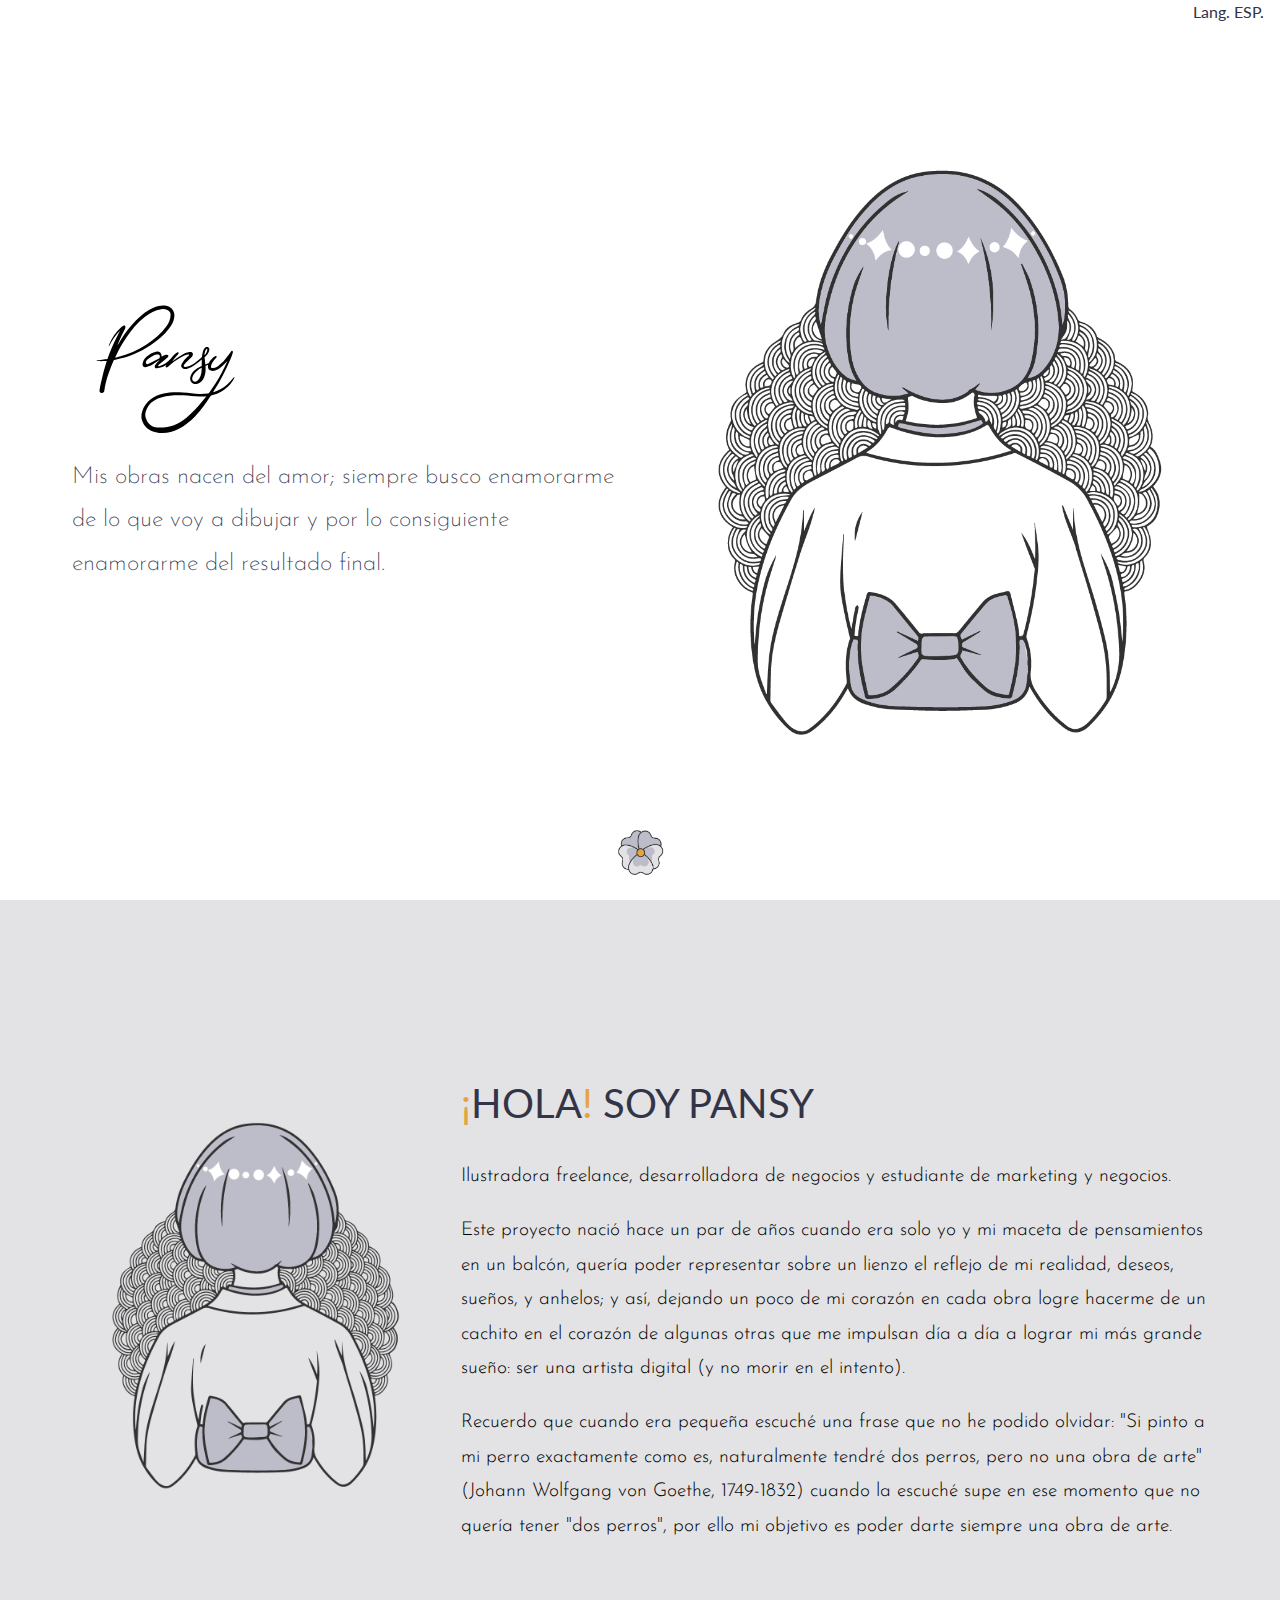
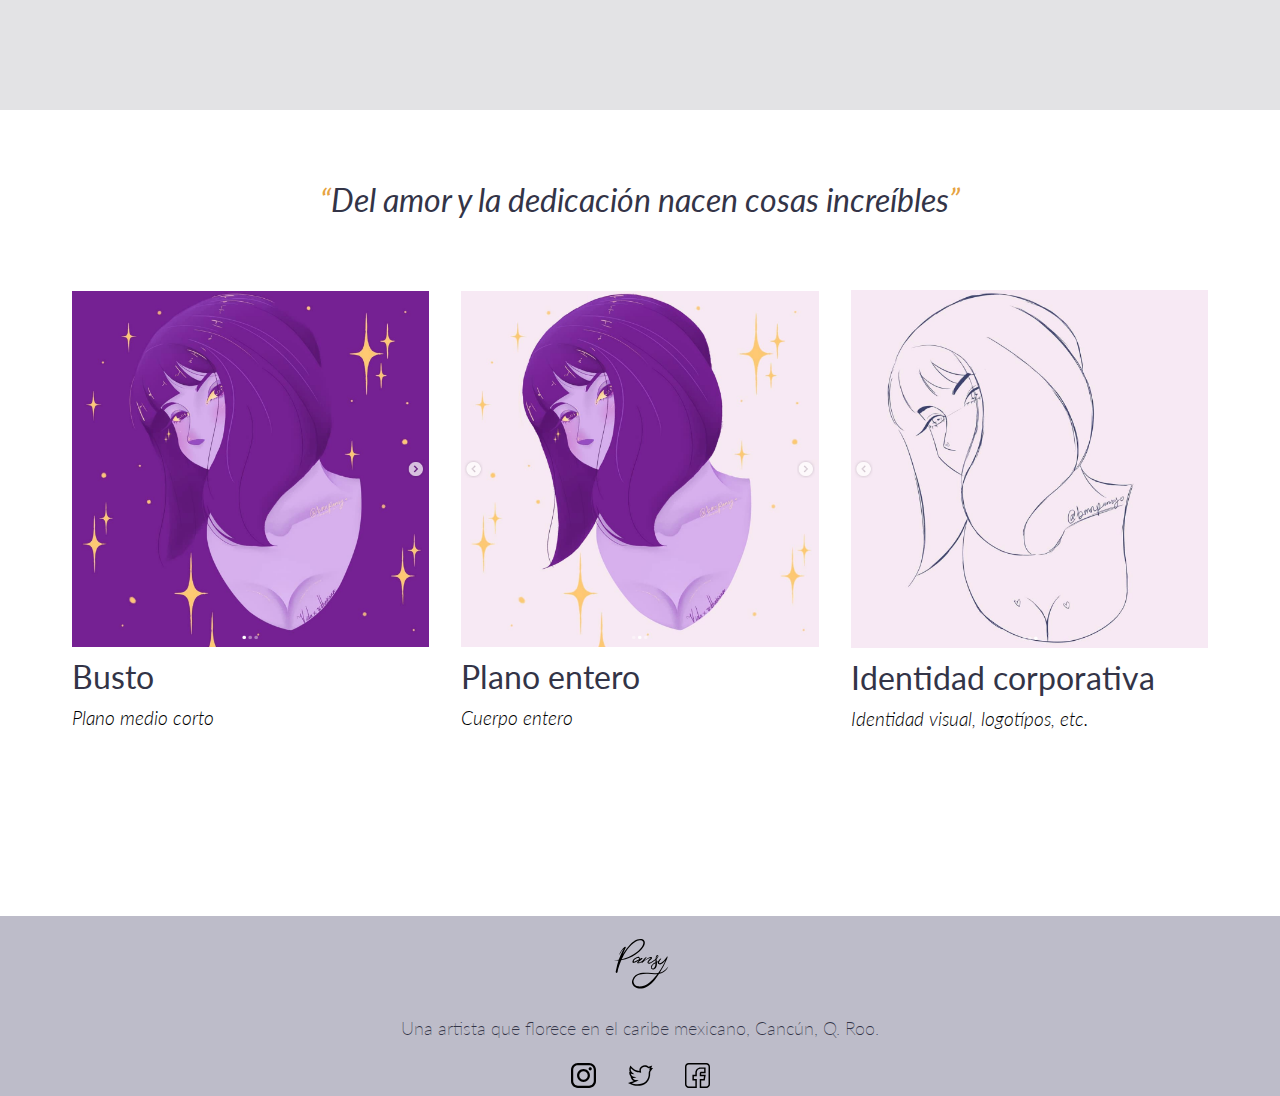
<file: index.html>
<!DOCTYPE html>
<html>

<head>
    <title>Pansy</title>
    <meta name="description" content="Artist.">
    <link rel="shortcut icon" href="favicon.svg" type="image/x-icon" sizes="any">
    <link rel="stylesheet" href="styles.css">
    <link rel="stylesheet" href="flexboxgrid.css">
    <link
        href="https://fonts.googleapis.com/css2?family=Josefin+Sans:wght@300&family=Lato:ital,wght@0,300;0,400;1,400&display=swap"
        rel="stylesheet">
</head>

<body>
    <div class="row" style="height: 10%; margin: 0;">
        <div class="col-xs-10">
        </div>
        <div class="col-xs-2 right">
            Lang. ESP.
        </div>
    </div>
    <div class="row" style="height: 80%; margin: 0;">
        <div class="container">
            <div class="row" style="height: 100%;">
                <div class="col-lg-6 col-sm-12" style="display:flex;justify-content:center;align-items:center;">
                    <div>
                        <img src="assets/Firma.svg" alt="" width="180px" height="160px">
                        <p style="font-family: 'Josefin Sans', sans-serif; font-size: 1.5rem; margin-top: 0px;">
                            Mis obras nacen del amor; siempre busco enamorarme de lo que voy a dibujar y por lo
                            consiguiente
                            enamorarme del resultado final.
                        </p>
                    </div>
                </div>
                <div class="col-lg-6 col-sm-12" style="display:flex;justify-content:center;align-items:center;">
                    <div>
                        <img src="assets/Pansy landing-02.png" alt="" style="max-width: 100%;max-height: 100%;">
                    </div>
                </div>
            </div>
        </div>
    </div>
    <div class="row" style="height: 10%; margin: 0;">
        <div class="col-lg-12 col-xs-12"
            style="display:flex;justify-content:center;align-items:center;margin-bottom: 0px;">
            <div>
                <img src="assets/Pansy landing-03.png" width="50px" height="50px" alt=""
                    style="max-width: 100%;max-height: 100%;">
            </div>
        </div>
    </div>
    <div class="row" style="height: 90%; background-color: #E3E3E5; margin: 0;">
        <div class="container" style="height: 100%;">
            <div class="row" style="height: 100%;">
                <div class="col-lg-4 col-sm-12" style="display:flex;justify-content:center;align-items:center">
                    <div>
                        <img src="assets/Pansy landing-02.png" alt="" style="max-width: 100%;max-height: 100%;">
                    </div>
                </div>
                <div class="col-lg-8 col-sm-12" style="display:flex;justify-content:center;align-items:center;">
                    <div>
                        <h1 style="font-family: 'Lato'; font-weight: 400;">
                            <span style="color: #E6A341;">¡</span>HOLA<span style="color: #E6A341;">!</span> SOY
                            PANSY
                        </h1>
                        <p
                            style="font-family: 'Josefin Sans', sans-serif; font-size: 1.2rem; margin-top: 0px; font-weight: 300; color: black;">
                            Ilustradora freelance, desarrolladora de negocios y estudiante de marketing y negocios.
                        </p>
                        <p
                            style="font-family: 'Josefin Sans', sans-serif; font-size: 1.2rem; margin-top: 0px; font-weight: 300; color: black;">
                            Este
                            proyecto nació hace un par de años cuando era solo yo y mi maceta de pensamientos en un
                            balcón, quería poder representar sobre un lienzo el reflejo de mi realidad, deseos,
                            sueños,
                            y anhelos; y así, dejando un poco de mi corazón en cada obra logre hacerme de un cachito
                            en
                            el corazón de algunas otras que me impulsan día a día a lograr mi más grande sueño: ser
                            una
                            artista digital (y no morir en el intento).</p>
                        <p
                            style="font-family: 'Josefin Sans', sans-serif; font-size: 1.2rem; margin-top: 0px; font-weight: 300; color: black;">
                            Recuerdo que cuando era pequeña escuché una frase que no he podido olvidar: "Si pinto a
                            mi
                            perro exactamente como es, naturalmente tendré dos perros, pero no una obra de arte"
                            (Johann
                            Wolfgang von Goethe, 1749-1832) cuando la escuché supe en ese momento que no quería
                            tener
                            "dos perros", por ello mi objetivo es poder darte siempre una obra de arte.
                        </p>
                    </div>
                </div>
            </div>
        </div>
    </div>
    <div class="row" style="height: 20%; margin: 0;">
        <div class="col-lg-12 col-xs-12" style="display:flex;justify-content:center;align-items:center; height: 100%;">
            <h2 style="font-family: 'Lato'; font-weight: 400; font-style: italic;">
                <span style="color: #E6A341;">“</span>Del amor y la dedicación nacen cosas increíbles<span
                    style="color: #E6A341;">”</span>
            </h2>
        </div>
    </div>
    <div class="row" style="margin: 0;">
        <div class="container">
            <div class="row">
                <div class="col-lg-4 col-sm-12" style="display:flex;justify-content:center;align-items:center;">
                    <div class="image-flex" style="display: inline-block;margin: 0 auto;">
                        <div>
                            <img src="assets/example2.png" alt="" style="max-width: 100%;max-height: 100%;">
                            <h2 style="font-family: 'Lato'; font-weight: 400; margin: 0; text-align: start;">
                                Busto
                            </h2>
                            <p
                                style="margin: 0;font-family: 'Lato', sans-serif; font-size: 1.2rem; margin-top: 0px; font-weight: 300; color: black; font-style: italic; text-align: start;">
                                Plano medio corto
                            </p>
                        </div>
                    </div>
                </div>
                <div class="col-lg-4 col-sm-12" style="display:flex;justify-content:center;align-items:center;">
                    <div class="image-flex" style="display: inline-block;margin: 0 auto;">
                        <div>
                            <img src="assets/example3.png" alt="" style="max-width: 100%;max-height: 100%;">
                            <h2 style="font-family: 'Lato'; font-weight: 400; margin: 0; text-align: start;">
                                Plano entero
                            </h2>
                            <p
                                style="margin: 0;font-family: 'Lato', sans-serif; font-size: 1.2rem; margin-top: 0px; font-weight: 300; color: black; font-style: italic; text-align: start;">
                                Cuerpo entero
                            </p>
                        </div>
                    </div>
                </div>
                <div class="col-lg-4 col-sm-12" style="display:flex;justify-content:center;align-items:center;">
                    <div class="image-flex" style="display: inline-block;margin: 0 auto;">
                        <div>
                            <img src="assets/example4.png" alt="" style="max-width: 100%;max-height: 100%;">
                            <h2 style="font-family: 'Lato'; font-weight: 400; margin: 0; text-align: start;">
                                Identidad corporativa
                            </h2>
                            <p
                                style="margin: 0;font-family: 'Lato', sans-serif; font-size: 1.2rem; margin-top: 0px; font-weight: 300; color: black; font-style: italic; text-align: start;">
                                Identidad visual, logotípos, etc.
                            </p>
                        </div>
                    </div>
                </div>
            </div>
        </div>
    </div>
    <div class="row" style="height: 20%; margin: 0;">
    </div>
    <div class="row" style="background-color: #BDBCC9; margin: 0; height: 20%; padding: 18px;">
        <div class="col-lg-12 col-xs-12" style="display:flex;justify-content:center;align-items:center;">
            <img src="assets/Firma.svg" alt="" width="70px" height="60px">
        </div>
        <div class="col-lg-12 col-xs-12" style="display:flex;justify-content:center;align-items:center;">
            <p>Una artista que florece en el caribe mexicano, Cancún, Q. Roo.</p>
        </div>
        <div class="col-lg-12 col-xs-12" style="display:flex;justify-content:center;align-items:center;">
            <a href="https://www.instagram.com/bmnpansy/" target="_blank">
                <img src="assets/instagram.svg" width="25px" height="25px" alt=""
                    style="max-width: 100%;max-height: 100%;margin: 16px;margin-bottom: 0;margin-top: 0;"></a>
            <a href="https://twitter.com/bmnpansy" target="_blank">
                <img src="assets/twitter.svg" width="25px" height="25px" alt=""
                    style="max-width: 100%;max-height: 100%;margin: 16px;margin-bottom: 0;margin-top: 0;"></a>
            <a href="https://www.facebook.com/bmnpansy/" target="_blank">
                <img src="assets/facebook.svg" width="25px" height="25px" alt=""
                    style="max-width: 100%;max-height: 100%;margin: 16px;margin-bottom: 0;margin-top: 0;">
            </a>
        </div>
    </div>
</body>
<script>
    var slideIndex = 1;
    showSlides(slideIndex);

    // Next/previous controls
    function plusSlides(n) {
        showSlides(slideIndex += n);
    }

    // Thumbnail image controls
    function currentSlide(n) {
        showSlides(slideIndex = n);
    }

    function showSlides(n) {
        var i;
        var slides = document.getElementsByClassName("carousel-item");
        if (n > slides.length) { slideIndex = 1 }
        if (n < 1) { slideIndex = slides.length }
        for (i = 0; i < slides.length; i++) {
            slides[i].style.display = "none";
        }
        slides[slideIndex - 1].style.display = "block";
    }
</script>

</html>
</file>
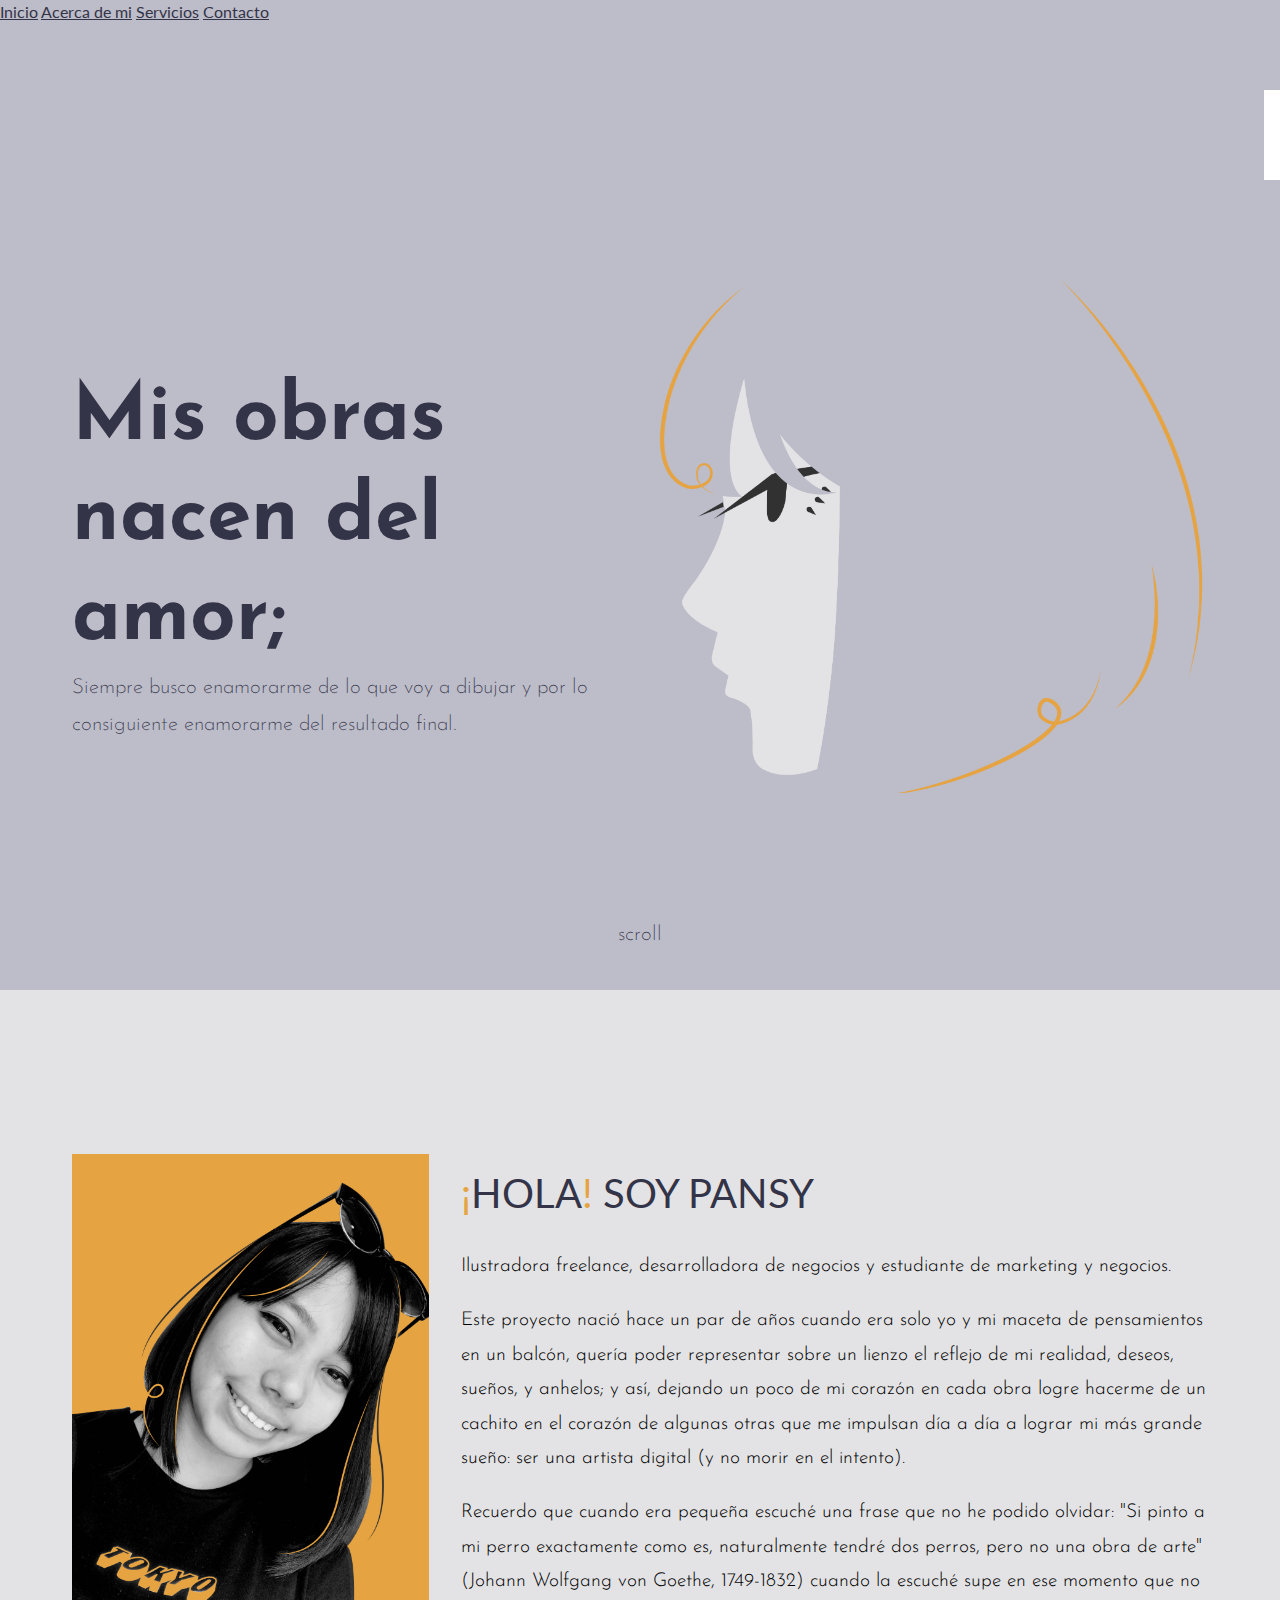
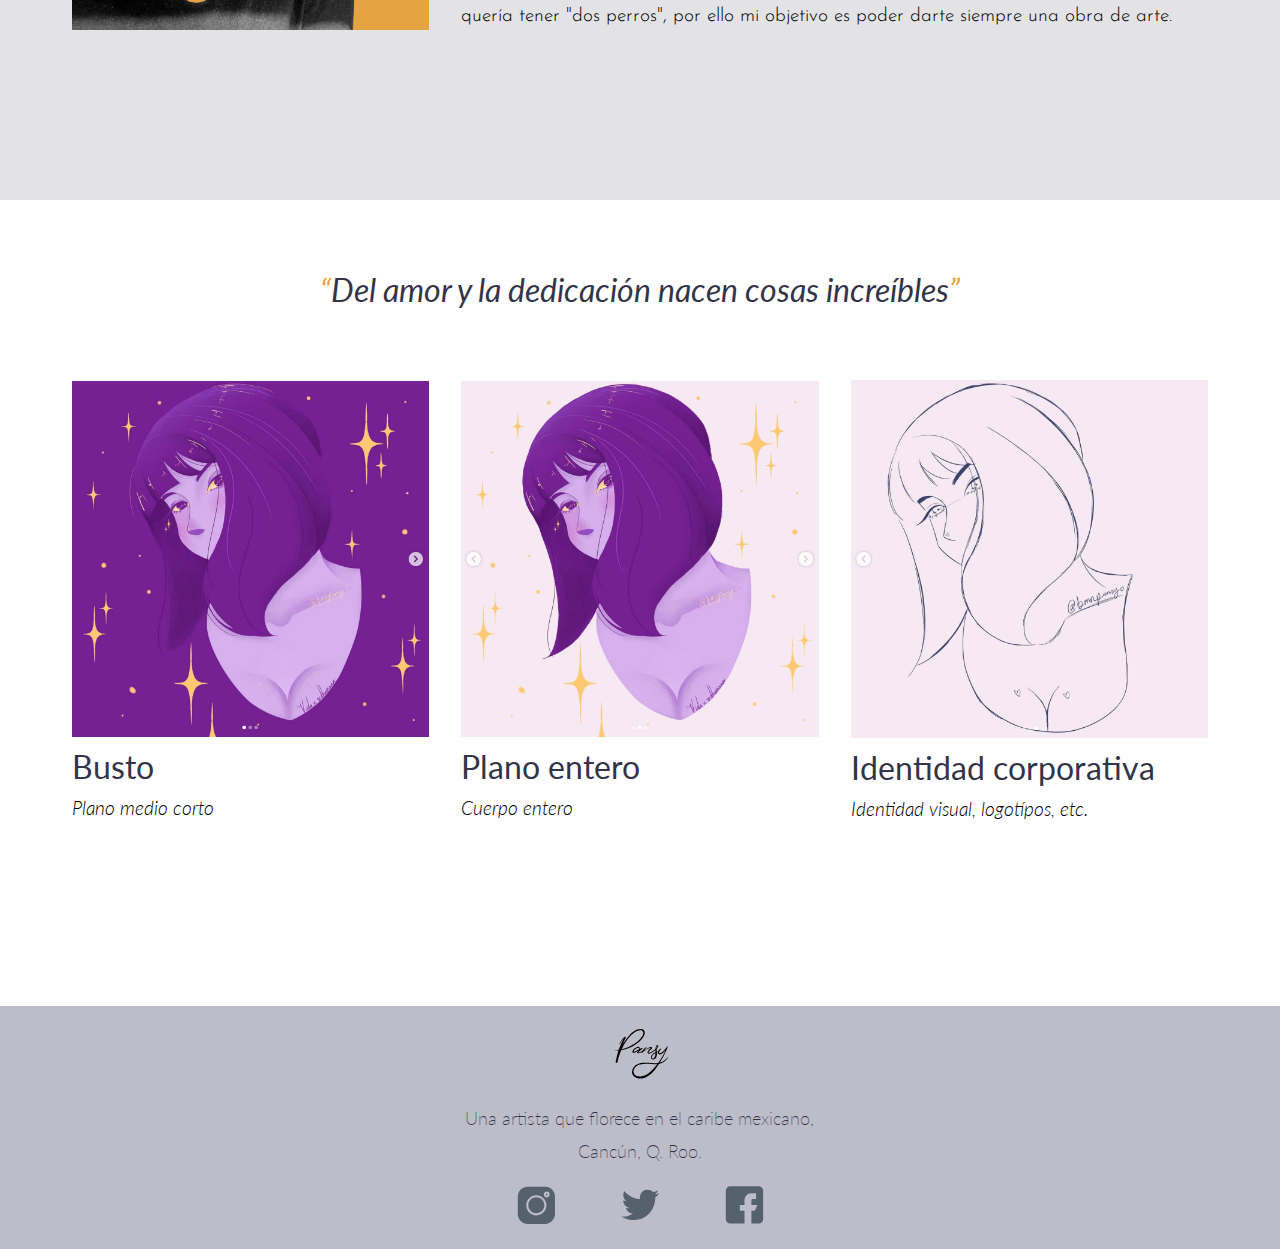
<file: new.html>
<!DOCTYPE html>
<html>

<head>
    <title>Pansy</title>
    <meta name="description" content="Artist.">
    <link rel="shortcut icon" href="favicon.svg" type="image/x-icon" sizes="any">
    <link rel="stylesheet" href="styles.css">
    <link rel="stylesheet" href="flexboxgrid.css">
    <link
        href="https://fonts.googleapis.com/css2?family=Josefin+Sans:wght@300&family=Lato:ital,wght@0,300;0,400;1,400&display=swap"
        rel="stylesheet">
</head>

<body>
    <div class="navbar" style="height: 10%; margin: 0;background-color: #BDBCC9;">
        <a href="#home">Inicio</a>
        <a href="#aboutme">Acerca de mi</a>
        <a href="#services">Servicios</a>
        <a href="#contact">Contacto</a>
    </div>
    <div id="home" class="row" style="height: 10%;background-color: #BDBCC9;width: 100%;"></div>
    <div class="row" style="height: 80%; margin: 0;background-color: #BDBCC9;">
        <div class="container">
            <div class="row" style="height: 100%;">
                <div class="col-lg-6 col-sm-12" style="display:flex;justify-content:center;align-items:center;">
                    <div>
                        <h1
                            style="font-family: 'Josefin Sans', sans-serif; font-size: 5rem; margin-bottom: 0px; line-height: 100px;">
                            Mis obras nacen del amor;</h1>
                        <p style="font-family: 'Josefin Sans', sans-serif; font-size: 1.3rem; margin-top: 0px;">
                            Siempre busco enamorarme de lo que voy a dibujar y por lo
                            consiguiente
                            enamorarme del resultado final.
                        </p>
                    </div>
                </div>
                <div class="col-lg-6 col-sm-12"
                    style="display:flex;justify-content:center;align-items:center;height: 100%; ">
                    <div>
                        <img src="assets/Pansy landingchido-02.png" alt="" style="max-width: 100%;max-height: 100%;">
                    </div>
                </div>
            </div>
        </div>
    </div>
    <div class="row" style="height: 10%; margin: 0;background-color: #BDBCC9;">
        <div class="col-lg-12 col-xs-12"
            style="display:flex;justify-content:center;align-items:center;margin-bottom: 0px;">
            <div>
                <p style="font-family: 'Josefin Sans', sans-serif; font-size: 1.3rem; margin-top: 0px;">
                    scroll
                </p>
            </div>
        </div>
    </div>
    <div id="aboutme" class="parallax modal" style="width: 100%;"></div>
    <div class="row" style="height: 90%; background-color: #E3E3E5; margin: 0;">
        <div class="container" style="height: 100%;">
            <div class="row" style="height: 100%;">
                <div class="col-lg-4 col-sm-12" style="display:flex;justify-content:center;align-items:center">
                    <div class="image-flex">
                        <img src="assets/Foto.jpg" alt="" style="max-width: 100%;max-height: 100%;">
                    </div>
                </div>
                <div class="col-lg-8 col-sm-12" style="display:flex;justify-content:center;align-items:center;">
                    <div>
                        <h1 style="font-family: 'Lato'; font-weight: 400;">
                            <span style="color: #E6A341;">¡</span>HOLA<span style="color: #E6A341;">!</span> SOY
                            PANSY
                        </h1>
                        <p
                            style="font-family: 'Josefin Sans', sans-serif; font-size: 1.2rem; margin-top: 0px; font-weight: 300; color: black;">
                            Ilustradora freelance, desarrolladora de negocios y estudiante de marketing y negocios.
                        </p>
                        <p
                            style="font-family: 'Josefin Sans', sans-serif; font-size: 1.2rem; margin-top: 0px; font-weight: 300; color: black;">
                            Este
                            proyecto nació hace un par de años cuando era solo yo y mi maceta de pensamientos en un
                            balcón, quería poder representar sobre un lienzo el reflejo de mi realidad, deseos,
                            sueños,
                            y anhelos; y así, dejando un poco de mi corazón en cada obra logre hacerme de un cachito
                            en
                            el corazón de algunas otras que me impulsan día a día a lograr mi más grande sueño: ser
                            una
                            artista digital (y no morir en el intento).</p>
                        <p
                            style="font-family: 'Josefin Sans', sans-serif; font-size: 1.2rem; margin-top: 0px; font-weight: 300; color: black;">
                            Recuerdo que cuando era pequeña escuché una frase que no he podido olvidar: "Si pinto a
                            mi
                            perro exactamente como es, naturalmente tendré dos perros, pero no una obra de arte"
                            (Johann
                            Wolfgang von Goethe, 1749-1832) cuando la escuché supe en ese momento que no quería
                            tener
                            "dos perros", por ello mi objetivo es poder darte siempre una obra de arte.
                        </p>
                    </div>
                </div>
            </div>
        </div>
    </div>
    <div id="services" class="parallax modal"></div>
    <div class="row" style="height: 20%; margin: 0;">
        <div class="col-lg-12 col-xs-12" style="display:flex;justify-content:center;align-items:center; height: 100%;">
            <h2 style="font-family: 'Lato'; font-weight: 400; font-style: italic;">
                <span style="color: #E6A341;">“</span>Del amor y la dedicación nacen cosas increíbles<span
                    style="color: #E6A341;">”</span>
            </h2>
        </div>
    </div>
    <div class="row" style="margin: 0;">
        <div class="container">
            <div class="row">
                <div class="col-lg-4 col-sm-12" style="display:flex;justify-content:center;align-items:center;">
                    <div class="image-flex" style="display: inline-block;margin: 0 auto;">
                        <div>
                            <img src="assets/example2.png" alt="" style="max-width: 100%;max-height: 100%;">
                            <h2 style="font-family: 'Lato'; font-weight: 400; margin: 0; text-align: start;">
                                Busto
                            </h2>
                            <p
                                style="margin: 0;font-family: 'Lato', sans-serif; font-size: 1.2rem; margin-top: 0px; font-weight: 300; color: black; font-style: italic; text-align: start;">
                                Plano medio corto
                            </p>
                        </div>
                    </div>
                </div>
                <div class="col-lg-4 col-sm-12" style="display:flex;justify-content:center;align-items:center;">
                    <div class="image-flex" style="display: inline-block;margin: 0 auto;">
                        <div>
                            <img src="assets/example3.png" alt="" style="max-width: 100%;max-height: 100%;">
                            <h2 style="font-family: 'Lato'; font-weight: 400; margin: 0; text-align: start;">
                                Plano entero
                            </h2>
                            <p
                                style="margin: 0;font-family: 'Lato', sans-serif; font-size: 1.2rem; margin-top: 0px; font-weight: 300; color: black; font-style: italic; text-align: start;">
                                Cuerpo entero
                            </p>
                        </div>
                    </div>
                </div>
                <div class="col-lg-4 col-sm-12" style="display:flex;justify-content:center;align-items:center;">
                    <div class="image-flex" style="display: inline-block;margin: 0 auto;">
                        <div>
                            <img src="assets/example4.png" alt="" style="max-width: 100%;max-height: 100%;">
                            <h2 style="font-family: 'Lato'; font-weight: 400; margin: 0; text-align: start;">
                                Identidad corporativa
                            </h2>
                            <p
                                style="margin: 0;font-family: 'Lato', sans-serif; font-size: 1.2rem; margin-top: 0px; font-weight: 300; color: black; font-style: italic; text-align: start;">
                                Identidad visual, logotípos, etc.
                            </p>
                        </div>
                    </div>
                </div>
            </div>
        </div>
    </div>
    <div class="row" style="height: 20%; margin: 0;">
    </div>
    <div id="contact" class="row" style="background-color: #BDBCC9; margin: 0; padding: 18px;">
        <div class="col-lg-4 col-xs-4">

        </div>
        <div class="col-lg-4 col-xs-4" style="display:flex;justify-content:center;align-items:center;">
            <div>
                <div style="display:flex;justify-content:center;align-items:center;">
                    <img src="assets/Firma.svg" alt="" width="70px" height="60px">
                </div>
                <div style="display:flex;justify-content:center;align-items:center;">
                    <p style="text-align: center;">Una artista que florece en el caribe mexicano, Cancún, Q. Roo.</p>
                </div>
                <div style="display:flex;justify-content:center;align-items:center;">
                    <a href="https://www.instagram.com/bmnpansy/" target="_blank"
                        style="margin-right: 16px;margin-left: 16px;">
                        <img src="assets/Pansy landingchido-04.svg" width="40px" height="40px" alt=""
                            style="max-width: 100%;max-height: 100%;margin: 16px;margin-bottom: 0;margin-top: 0;"></a>
                    <a href="https://twitter.com/bmnpansy" target="_blank"
                        style="margin-right: 16px;margin-left: 16px;">
                        <img src="assets/Pansy landingchido-05.svg" width="40px" height="40px" alt=""
                            style="max-width: 100%;max-height: 100%;margin: 16px;margin-bottom: 0;margin-top: 0;"></a>
                    <a href="https://www.facebook.com/bmnpansy/" target="_blank"
                        style="margin-right: 16px;margin-left: 16px;">
                        <img src="assets/Pansy landingchido-03.svg" width="40px" height="40px" alt=""
                            style="max-width: 100%;max-height: 100%;margin: 16px;margin-bottom: 0;margin-top: 0;"></a>
                </div>
            </div>
        </div>
        <div class="col-lg-4 col-xs-4">

        </div>
    </div>
</body>
<script>
</script>

</html>
</file>
<file: styles.css>
@import url(https://fonts.googleapis.com/css?family=Lato:400,300,300italic,400italic,700,700italic);

/* UNIVERSAL */

html,
body {
  height: 100%;
  width: 100%;
  margin: 0;
  padding: 0;
  left: 0;
  top: 0;
  font-size: 100%;
}

/* ROOT FONT STYLES */

* {
  font-family: 'Lato', Helvetica, sans-serif;
  color: #333447;
  line-height: 1.5;
}

/* TYPOGRAPHY */

h1 {
  font-size: 2.5rem;
}

h2 {
  font-size: 2rem;
}

h3 {
  font-size: 1.375rem;
}

h4 {
  font-size: 1.125rem;
}

h5 {
  font-size: 1rem;
}

h6 {
  font-size: 0.875rem;
}

p {
  font-size: 1.125rem;
  font-weight: 200;
  line-height: 1.8;
}

.font-light {
  font-weight: 300;
}

.font-regular {
  font-weight: 400;
}

.font-heavy {
  font-weight: 700;
}

/* POSITIONING */

.left {
  text-align: left;
}

.right {
  text-align: right;
}

.center {
  text-align: center;
  margin-left: auto;
  margin-right: auto;
}

.justify {
  text-align: justify;
}

/* ==== GRID SYSTEM ==== */

.container {
  width: 90%;
  margin-left: auto;
  margin-right: auto;
}

.image-flex {
  width: 10%;
}

/* SM */
@media only screen and (min-width: 48em) {
  .image-flex {
    width: 66%;
  }
}

/* M */
@media only screen and (min-width: 62em) {
  .image-flex {
    width: 60%;
  }
}

/* LG */
@media only screen and (min-width: 75em) {
  .image-flex {
    width: 100%;
  }
}

/* CAROUSEL */

* {box-sizing:border-box}


/* Hide the images by default */
.carousel-item {
  display: none;
}

/* Next & previous buttons */
.prev, .next {
  cursor: pointer;
  width: auto;
  padding: 16px;
  color: black;
  font-weight: bold;
  font-size: 36px;
  transition: 0.6s ease;
  border-radius: 0 3px 3px 0;
  user-select: none;
}

/* Position the "next button" to the right */
.next {
  right: 0;
  border-radius: 3px 0 0 3px;
}

/* On hover, add a black background color with a little bit see-through */
.prev:hover, .next:hover {
  background-color: rgba(0,0,0,0.8);
}
</file>
<file: flexboxgrid.css>
/* Uncomment and set these variables to customize the grid. */

.container-fluid {
  margin-right: auto;
  margin-left: auto;
  padding-right: 2rem;
  padding-left: 2rem;
}

.row {
  box-sizing: border-box;
  display: -ms-flexbox;
  display: -webkit-box;
  display: flex;
  -ms-flex: 0 1 auto;
  -webkit-box-flex: 0;
  flex: 0 1 auto;
  -ms-flex-direction: row;
  -webkit-box-orient: horizontal;
  -webkit-box-direction: normal;
  flex-direction: row;
  -ms-flex-wrap: wrap;
  flex-wrap: wrap;
  margin-right: -1rem;
  margin-left: -1rem;
}

.row.reverse {
  -ms-flex-direction: row-reverse;
  -webkit-box-orient: horizontal;
  -webkit-box-direction: reverse;
  flex-direction: row-reverse;
}

.col.reverse {
  -ms-flex-direction: column-reverse;
  -webkit-box-orient: vertical;
  -webkit-box-direction: reverse;
  flex-direction: column-reverse;
}

.col-xs,
.col-xs-1,
.col-xs-2,
.col-xs-3,
.col-xs-4,
.col-xs-5,
.col-xs-6,
.col-xs-7,
.col-xs-8,
.col-xs-9,
.col-xs-10,
.col-xs-11,
.col-xs-12 {
  box-sizing: border-box;
  -ms-flex: 0 0 auto;
  -webkit-box-flex: 0;
  flex: 0 0 auto;
  padding-right: 1rem;
  padding-left: 1rem;
}

.col-xs {
  -webkit-flex-grow: 1;
  -ms-flex-positive: 1;
  -webkit-box-flex: 1;
  flex-grow: 1;
  -ms-flex-preferred-size: 0;
  flex-basis: 0;
  max-width: 100%;
}

.col-xs-1 {
  -ms-flex-preferred-size: 8.333%;
  flex-basis: 8.333%;
  max-width: 8.333%;
}

.col-xs-2 {
  -ms-flex-preferred-size: 16.667%;
  flex-basis: 16.667%;
  max-width: 16.667%;
}

.col-xs-3 {
  -ms-flex-preferred-size: 25%;
  flex-basis: 25%;
  max-width: 25%;
}

.col-xs-4 {
  -ms-flex-preferred-size: 33.333%;
  flex-basis: 33.333%;
  max-width: 33.333%;
}

.col-xs-5 {
  -ms-flex-preferred-size: 41.667%;
  flex-basis: 41.667%;
  max-width: 41.667%;
}

.col-xs-6 {
  -ms-flex-preferred-size: 50%;
  flex-basis: 50%;
  max-width: 50%;
}

.col-xs-7 {
  -ms-flex-preferred-size: 58.333%;
  flex-basis: 58.333%;
  max-width: 58.333%;
}

.col-xs-8 {
  -ms-flex-preferred-size: 66.667%;
  flex-basis: 66.667%;
  max-width: 66.667%;
}

.col-xs-9 {
  -ms-flex-preferred-size: 75%;
  flex-basis: 75%;
  max-width: 75%;
}

.col-xs-10 {
  -ms-flex-preferred-size: 83.333%;
  flex-basis: 83.333%;
  max-width: 83.333%;
}

.col-xs-11 {
  -ms-flex-preferred-size: 91.667%;
  flex-basis: 91.667%;
  max-width: 91.667%;
}

.col-xs-12 {
  -ms-flex-preferred-size: 100%;
  flex-basis: 100%;
  max-width: 100%;
}

.col-xs-offset-1 {
  margin-left: 8.333%;
}

.col-xs-offset-2 {
  margin-left: 16.667%;
}

.col-xs-offset-3 {
  margin-left: 25%;
}

.col-xs-offset-4 {
  margin-left: 33.333%;
}

.col-xs-offset-5 {
  margin-left: 41.667%;
}

.col-xs-offset-6 {
  margin-left: 50%;
}

.col-xs-offset-7 {
  margin-left: 58.333%;
}

.col-xs-offset-8 {
  margin-left: 66.667%;
}

.col-xs-offset-9 {
  margin-left: 75%;
}

.col-xs-offset-10 {
  margin-left: 83.333%;
}

.col-xs-offset-11 {
  margin-left: 91.667%;
}

.start-xs {
  -ms-flex-pack: start;
  -webkit-box-pack: start;
  justify-content: flex-start;
  text-align: start;
}

.center-xs {
  -ms-flex-pack: center;
  -webkit-box-pack: center;
  justify-content: center;
  text-align: center;
}

.end-xs {
  -ms-flex-pack: end;
  -webkit-box-pack: end;
  justify-content: flex-end;
  text-align: end;
}

.top-xs {
  -ms-flex-align: start;
  -webkit-box-align: start;
  align-items: flex-start;
}

.middle-xs {
  -ms-flex-align: center;
  -webkit-box-align: center;
  align-items: center;
}

.bottom-xs {
  -ms-flex-align: end;
  -webkit-box-align: end;
  align-items: flex-end;
}

.around-xs {
  -ms-flex-pack: distribute;
  justify-content: space-around;
}

.between-xs {
  -ms-flex-pack: justify;
  -webkit-box-pack: justify;
  justify-content: space-between;
}

.first-xs {
  -ms-flex-order: -1;
  -webkit-box-ordinal-group: 0;
  order: -1;
}

.last-xs {
  -ms-flex-order: 1;
  -webkit-box-ordinal-group: 2;
  order: 1;
}

@media only screen and (min-width: 48em) {
  .container {
    width: 46rem;
  }

  .col-sm,
  .col-sm-1,
  .col-sm-2,
  .col-sm-3,
  .col-sm-4,
  .col-sm-5,
  .col-sm-6,
  .col-sm-7,
  .col-sm-8,
  .col-sm-9,
  .col-sm-10,
  .col-sm-11,
  .col-sm-12 {
    box-sizing: border-box;
    -ms-flex: 0 0 auto;
    -webkit-box-flex: 0;
    flex: 0 0 auto;
    padding-right: 1rem;
    padding-left: 1rem;
  }

  .col-sm {
    -webkit-flex-grow: 1;
    -ms-flex-positive: 1;
    -webkit-box-flex: 1;
    flex-grow: 1;
    -ms-flex-preferred-size: 0;
    flex-basis: 0;
    max-width: 100%;
  }

  .col-sm-1 {
    -ms-flex-preferred-size: 8.333%;
    flex-basis: 8.333%;
    max-width: 8.333%;
  }

  .col-sm-2 {
    -ms-flex-preferred-size: 16.667%;
    flex-basis: 16.667%;
    max-width: 16.667%;
  }

  .col-sm-3 {
    -ms-flex-preferred-size: 25%;
    flex-basis: 25%;
    max-width: 25%;
  }

  .col-sm-4 {
    -ms-flex-preferred-size: 33.333%;
    flex-basis: 33.333%;
    max-width: 33.333%;
  }

  .col-sm-5 {
    -ms-flex-preferred-size: 41.667%;
    flex-basis: 41.667%;
    max-width: 41.667%;
  }

  .col-sm-6 {
    -ms-flex-preferred-size: 50%;
    flex-basis: 50%;
    max-width: 50%;
  }

  .col-sm-7 {
    -ms-flex-preferred-size: 58.333%;
    flex-basis: 58.333%;
    max-width: 58.333%;
  }

  .col-sm-8 {
    -ms-flex-preferred-size: 66.667%;
    flex-basis: 66.667%;
    max-width: 66.667%;
  }

  .col-sm-9 {
    -ms-flex-preferred-size: 75%;
    flex-basis: 75%;
    max-width: 75%;
  }

  .col-sm-10 {
    -ms-flex-preferred-size: 83.333%;
    flex-basis: 83.333%;
    max-width: 83.333%;
  }

  .col-sm-11 {
    -ms-flex-preferred-size: 91.667%;
    flex-basis: 91.667%;
    max-width: 91.667%;
  }

  .col-sm-12 {
    -ms-flex-preferred-size: 100%;
    flex-basis: 100%;
    max-width: 100%;
  }

  .col-sm-offset-1 {
    margin-left: 8.333%;
  }

  .col-sm-offset-2 {
    margin-left: 16.667%;
  }

  .col-sm-offset-3 {
    margin-left: 25%;
  }

  .col-sm-offset-4 {
    margin-left: 33.333%;
  }

  .col-sm-offset-5 {
    margin-left: 41.667%;
  }

  .col-sm-offset-6 {
    margin-left: 50%;
  }

  .col-sm-offset-7 {
    margin-left: 58.333%;
  }

  .col-sm-offset-8 {
    margin-left: 66.667%;
  }

  .col-sm-offset-9 {
    margin-left: 75%;
  }

  .col-sm-offset-10 {
    margin-left: 83.333%;
  }

  .col-sm-offset-11 {
    margin-left: 91.667%;
  }

  .start-sm {
    -ms-flex-pack: start;
    -webkit-box-pack: start;
    justify-content: flex-start;
    text-align: start;
  }

  .center-sm {
    -ms-flex-pack: center;
    -webkit-box-pack: center;
    justify-content: center;
    text-align: center;
  }

  .end-sm {
    -ms-flex-pack: end;
    -webkit-box-pack: end;
    justify-content: flex-end;
    text-align: end;
  }

  .top-sm {
    -ms-flex-align: start;
    -webkit-box-align: start;
    align-items: flex-start;
  }

  .middle-sm {
    -ms-flex-align: center;
    -webkit-box-align: center;
    align-items: center;
  }

  .bottom-sm {
    -ms-flex-align: end;
    -webkit-box-align: end;
    align-items: flex-end;
  }

  .around-sm {
    -ms-flex-pack: distribute;
    justify-content: space-around;
  }

  .between-sm {
    -ms-flex-pack: justify;
    -webkit-box-pack: justify;
    justify-content: space-between;
  }

  .first-sm {
    -ms-flex-order: -1;
    -webkit-box-ordinal-group: 0;
    order: -1;
  }

  .last-sm {
    -ms-flex-order: 1;
    -webkit-box-ordinal-group: 2;
    order: 1;
  }
}

@media only screen and (min-width: 62em) {
  .container {
    width: 61rem;
  }

  .col-md,
  .col-md-1,
  .col-md-2,
  .col-md-3,
  .col-md-4,
  .col-md-5,
  .col-md-6,
  .col-md-7,
  .col-md-8,
  .col-md-9,
  .col-md-10,
  .col-md-11,
  .col-md-12 {
    box-sizing: border-box;
    -ms-flex: 0 0 auto;
    -webkit-box-flex: 0;
    flex: 0 0 auto;
    padding-right: 1rem;
    padding-left: 1rem;
  }

  .col-md {
    -webkit-flex-grow: 1;
    -ms-flex-positive: 1;
    -webkit-box-flex: 1;
    flex-grow: 1;
    -ms-flex-preferred-size: 0;
    flex-basis: 0;
    max-width: 100%;
  }

  .col-md-1 {
    -ms-flex-preferred-size: 8.333%;
    flex-basis: 8.333%;
    max-width: 8.333%;
  }

  .col-md-2 {
    -ms-flex-preferred-size: 16.667%;
    flex-basis: 16.667%;
    max-width: 16.667%;
  }

  .col-md-3 {
    -ms-flex-preferred-size: 25%;
    flex-basis: 25%;
    max-width: 25%;
  }

  .col-md-4 {
    -ms-flex-preferred-size: 33.333%;
    flex-basis: 33.333%;
    max-width: 33.333%;
  }

  .col-md-5 {
    -ms-flex-preferred-size: 41.667%;
    flex-basis: 41.667%;
    max-width: 41.667%;
  }

  .col-md-6 {
    -ms-flex-preferred-size: 50%;
    flex-basis: 50%;
    max-width: 50%;
  }

  .col-md-7 {
    -ms-flex-preferred-size: 58.333%;
    flex-basis: 58.333%;
    max-width: 58.333%;
  }

  .col-md-8 {
    -ms-flex-preferred-size: 66.667%;
    flex-basis: 66.667%;
    max-width: 66.667%;
  }

  .col-md-9 {
    -ms-flex-preferred-size: 75%;
    flex-basis: 75%;
    max-width: 75%;
  }

  .col-md-10 {
    -ms-flex-preferred-size: 83.333%;
    flex-basis: 83.333%;
    max-width: 83.333%;
  }

  .col-md-11 {
    -ms-flex-preferred-size: 91.667%;
    flex-basis: 91.667%;
    max-width: 91.667%;
  }

  .col-md-12 {
    -ms-flex-preferred-size: 100%;
    flex-basis: 100%;
    max-width: 100%;
  }

  .col-md-offset-1 {
    margin-left: 8.333%;
  }

  .col-md-offset-2 {
    margin-left: 16.667%;
  }

  .col-md-offset-3 {
    margin-left: 25%;
  }

  .col-md-offset-4 {
    margin-left: 33.333%;
  }

  .col-md-offset-5 {
    margin-left: 41.667%;
  }

  .col-md-offset-6 {
    margin-left: 50%;
  }

  .col-md-offset-7 {
    margin-left: 58.333%;
  }

  .col-md-offset-8 {
    margin-left: 66.667%;
  }

  .col-md-offset-9 {
    margin-left: 75%;
  }

  .col-md-offset-10 {
    margin-left: 83.333%;
  }

  .col-md-offset-11 {
    margin-left: 91.667%;
  }

  .start-md {
    -ms-flex-pack: start;
    -webkit-box-pack: start;
    justify-content: flex-start;
    text-align: start;
  }

  .center-md {
    -ms-flex-pack: center;
    -webkit-box-pack: center;
    justify-content: center;
    text-align: center;
  }

  .end-md {
    -ms-flex-pack: end;
    -webkit-box-pack: end;
    justify-content: flex-end;
    text-align: end;
  }

  .top-md {
    -ms-flex-align: start;
    -webkit-box-align: start;
    align-items: flex-start;
  }

  .middle-md {
    -ms-flex-align: center;
    -webkit-box-align: center;
    align-items: center;
  }

  .bottom-md {
    -ms-flex-align: end;
    -webkit-box-align: end;
    align-items: flex-end;
  }

  .around-md {
    -ms-flex-pack: distribute;
    justify-content: space-around;
  }

  .between-md {
    -ms-flex-pack: justify;
    -webkit-box-pack: justify;
    justify-content: space-between;
  }

  .first-md {
    -ms-flex-order: -1;
    -webkit-box-ordinal-group: 0;
    order: -1;
  }

  .last-md {
    -ms-flex-order: 1;
    -webkit-box-ordinal-group: 2;
    order: 1;
  }
}

@media only screen and (min-width: 75em) {
  .container {
    width: 71rem;
  }

  .col-lg,
  .col-lg-1,
  .col-lg-2,
  .col-lg-3,
  .col-lg-4,
  .col-lg-5,
  .col-lg-6,
  .col-lg-7,
  .col-lg-8,
  .col-lg-9,
  .col-lg-10,
  .col-lg-11,
  .col-lg-12 {
    box-sizing: border-box;
    -ms-flex: 0 0 auto;
    -webkit-box-flex: 0;
    flex: 0 0 auto;
    padding-right: 1rem;
    padding-left: 1rem;
  }

  .col-lg {
    -webkit-flex-grow: 1;
    -ms-flex-positive: 1;
    -webkit-box-flex: 1;
    flex-grow: 1;
    -ms-flex-preferred-size: 0;
    flex-basis: 0;
    max-width: 100%;
  }

  .col-lg-1 {
    -ms-flex-preferred-size: 8.333%;
    flex-basis: 8.333%;
    max-width: 8.333%;
  }

  .col-lg-2 {
    -ms-flex-preferred-size: 16.667%;
    flex-basis: 16.667%;
    max-width: 16.667%;
  }

  .col-lg-3 {
    -ms-flex-preferred-size: 25%;
    flex-basis: 25%;
    max-width: 25%;
  }

  .col-lg-4 {
    -ms-flex-preferred-size: 33.333%;
    flex-basis: 33.333%;
    max-width: 33.333%;
  }

  .col-lg-5 {
    -ms-flex-preferred-size: 41.667%;
    flex-basis: 41.667%;
    max-width: 41.667%;
  }

  .col-lg-6 {
    -ms-flex-preferred-size: 50%;
    flex-basis: 50%;
    max-width: 50%;
  }

  .col-lg-7 {
    -ms-flex-preferred-size: 58.333%;
    flex-basis: 58.333%;
    max-width: 58.333%;
  }

  .col-lg-8 {
    -ms-flex-preferred-size: 66.667%;
    flex-basis: 66.667%;
    max-width: 66.667%;
  }

  .col-lg-9 {
    -ms-flex-preferred-size: 75%;
    flex-basis: 75%;
    max-width: 75%;
  }

  .col-lg-10 {
    -ms-flex-preferred-size: 83.333%;
    flex-basis: 83.333%;
    max-width: 83.333%;
  }

  .col-lg-11 {
    -ms-flex-preferred-size: 91.667%;
    flex-basis: 91.667%;
    max-width: 91.667%;
  }

  .col-lg-12 {
    -ms-flex-preferred-size: 100%;
    flex-basis: 100%;
    max-width: 100%;
  }

  .col-lg-offset-1 {
    margin-left: 8.333%;
  }

  .col-lg-offset-2 {
    margin-left: 16.667%;
  }

  .col-lg-offset-3 {
    margin-left: 25%;
  }

  .col-lg-offset-4 {
    margin-left: 33.333%;
  }

  .col-lg-offset-5 {
    margin-left: 41.667%;
  }

  .col-lg-offset-6 {
    margin-left: 50%;
  }

  .col-lg-offset-7 {
    margin-left: 58.333%;
  }

  .col-lg-offset-8 {
    margin-left: 66.667%;
  }

  .col-lg-offset-9 {
    margin-left: 75%;
  }

  .col-lg-offset-10 {
    margin-left: 83.333%;
  }

  .col-lg-offset-11 {
    margin-left: 91.667%;
  }

  .start-lg {
    -ms-flex-pack: start;
    -webkit-box-pack: start;
    justify-content: flex-start;
    text-align: start;
  }

  .center-lg {
    -ms-flex-pack: center;
    -webkit-box-pack: center;
    justify-content: center;
    text-align: center;
  }

  .end-lg {
    -ms-flex-pack: end;
    -webkit-box-pack: end;
    justify-content: flex-end;
    text-align: end;
  }

  .top-lg {
    -ms-flex-align: start;
    -webkit-box-align: start;
    align-items: flex-start;
  }

  .middle-lg {
    -ms-flex-align: center;
    -webkit-box-align: center;
    align-items: center;
  }

  .bottom-lg {
    -ms-flex-align: end;
    -webkit-box-align: end;
    align-items: flex-end;
  }

  .around-lg {
    -ms-flex-pack: distribute;
    justify-content: space-around;
  }

  .between-lg {
    -ms-flex-pack: justify;
    -webkit-box-pack: justify;
    justify-content: space-between;
  }

  .first-lg {
    -ms-flex-order: -1;
    -webkit-box-ordinal-group: 0;
    order: -1;
  }

  .last-lg {
    -ms-flex-order: 1;
    -webkit-box-ordinal-group: 2;
    order: 1;
  }
}
</file>
